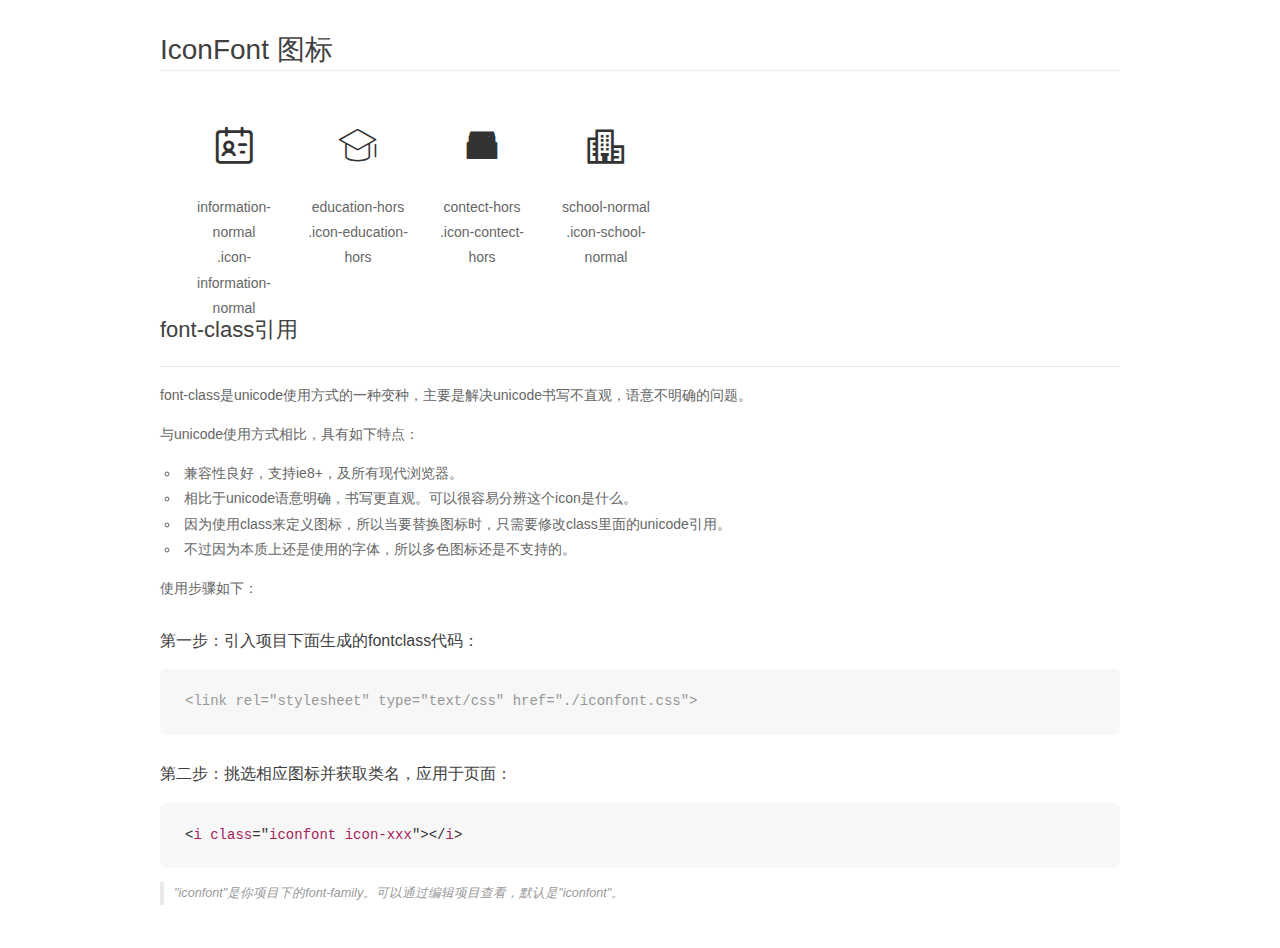
<file: fonts/demo_fontclass.html>
<!DOCTYPE html>
<html>
<head>
    <meta charset="utf-8"/>
    <title>IconFont</title>
    <link rel="stylesheet" href="demo.css">
    <link rel="stylesheet" href="iconfont.css">
</head>
<body>
    <div class="main markdown">
        <h1>IconFont 图标</h1>
        <ul class="icon_lists clear">
            
                <li>
                <i class="icon iconfont icon-information-normal"></i>
                    <div class="name">information-normal</div>
                    <div class="fontclass">.icon-information-normal</div>
                </li>
            
                <li>
                <i class="icon iconfont icon-education-hors"></i>
                    <div class="name">education-hors</div>
                    <div class="fontclass">.icon-education-hors</div>
                </li>
            
                <li>
                <i class="icon iconfont icon-contect-hors"></i>
                    <div class="name">contect-hors</div>
                    <div class="fontclass">.icon-contect-hors</div>
                </li>
            
                <li>
                <i class="icon iconfont icon-school-normal"></i>
                    <div class="name">school-normal</div>
                    <div class="fontclass">.icon-school-normal</div>
                </li>
            
        </ul>

        <h2 id="font-class-">font-class引用</h2>
        <hr>

        <p>font-class是unicode使用方式的一种变种，主要是解决unicode书写不直观，语意不明确的问题。</p>
        <p>与unicode使用方式相比，具有如下特点：</p>
        <ul>
        <li>兼容性良好，支持ie8+，及所有现代浏览器。</li>
        <li>相比于unicode语意明确，书写更直观。可以很容易分辨这个icon是什么。</li>
        <li>因为使用class来定义图标，所以当要替换图标时，只需要修改class里面的unicode引用。</li>
        <li>不过因为本质上还是使用的字体，所以多色图标还是不支持的。</li>
        </ul>
        <p>使用步骤如下：</p>
        <h3 id="-fontclass-">第一步：引入项目下面生成的fontclass代码：</h3>


        <pre><code class="lang-js hljs javascript"><span class="hljs-comment">&lt;link rel="stylesheet" type="text/css" href="./iconfont.css"&gt;</span></code></pre>
        <h3 id="-">第二步：挑选相应图标并获取类名，应用于页面：</h3>
        <pre><code class="lang-css hljs">&lt;<span class="hljs-selector-tag">i</span> <span class="hljs-selector-tag">class</span>="<span class="hljs-selector-tag">iconfont</span> <span class="hljs-selector-tag">icon-xxx</span>"&gt;&lt;/<span class="hljs-selector-tag">i</span>&gt;</code></pre>
        <blockquote>
        <p>"iconfont"是你项目下的font-family。可以通过编辑项目查看，默认是"iconfont"。</p>
        </blockquote>
    </div>
</body>
</html>
</file>
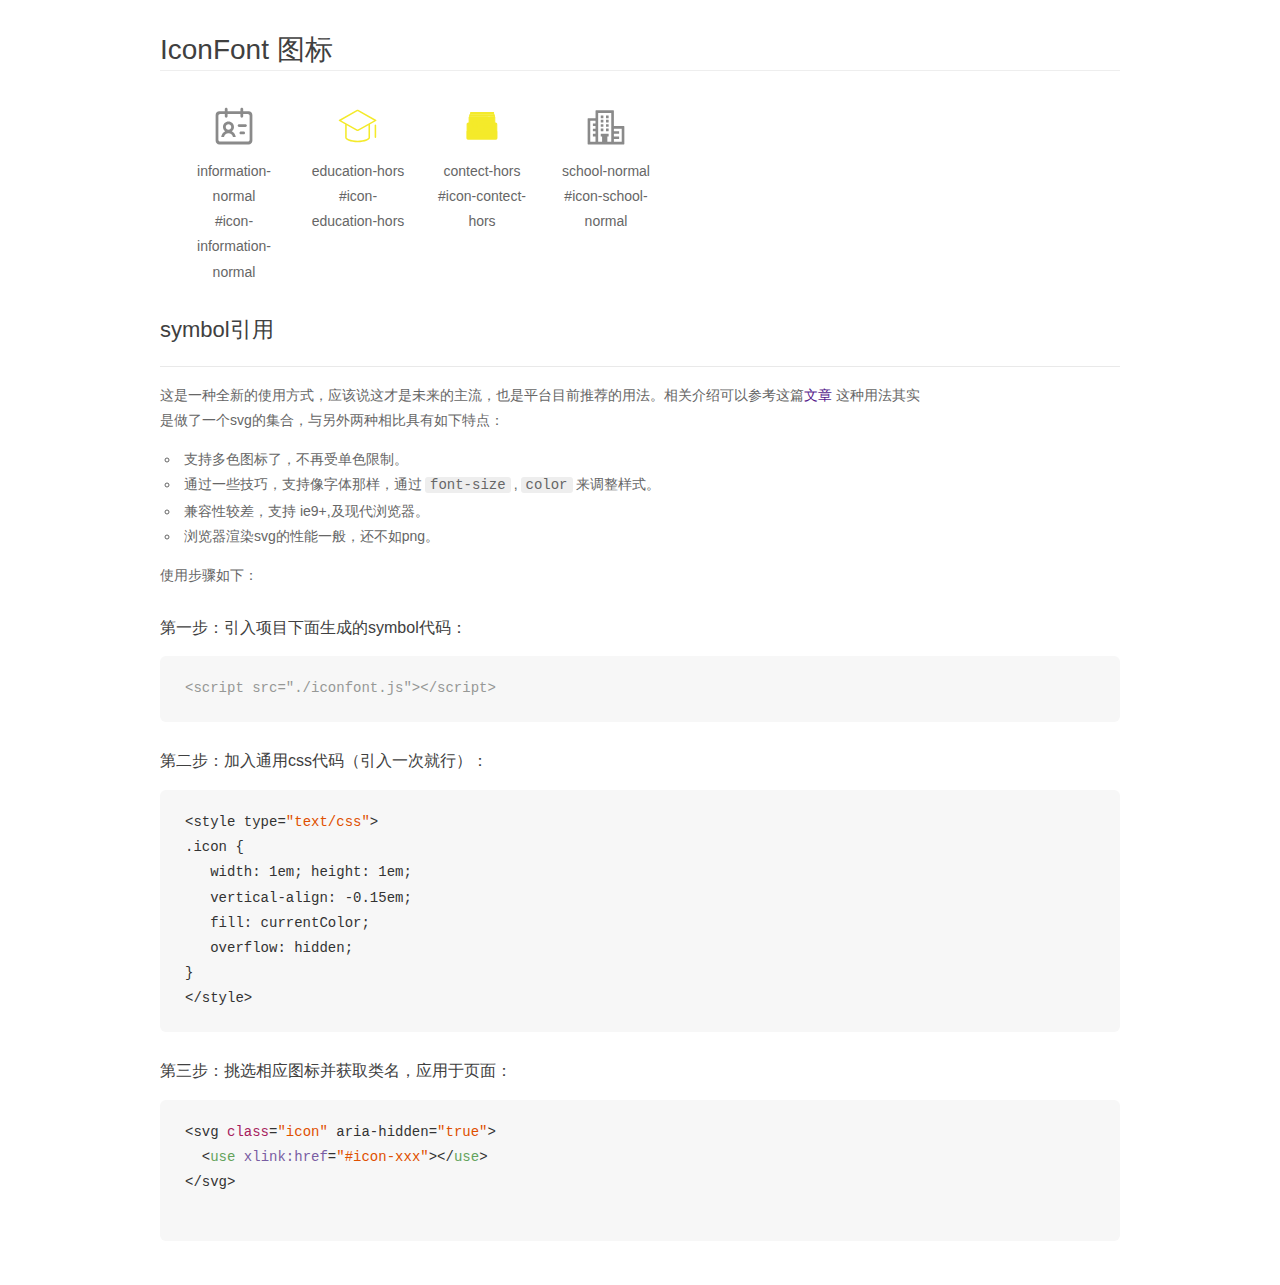
<file: fonts/demo_symbol.html>
<!DOCTYPE html>
<html>
<head>
    <meta charset="utf-8"/>
    <title>IconFont</title>
    <link rel="stylesheet" href="demo.css">
    <script src="iconfont.js"></script>

    <style type="text/css">
        .icon {
          /* 通过设置 font-size 来改变图标大小 */
          width: 1em; height: 1em;
          /* 图标和文字相邻时，垂直对齐 */
          vertical-align: -0.15em;
          /* 通过设置 color 来改变 SVG 的颜色/fill */
          fill: currentColor;
          /* path 和 stroke 溢出 viewBox 部分在 IE 下会显示
             normalize.css 中也包含这行 */
          overflow: hidden;
        }

    </style>
</head>
<body>
    <div class="main markdown">
        <h1>IconFont 图标</h1>
        <ul class="icon_lists clear">
            
                <li>
                    <svg class="icon" aria-hidden="true">
                        <use xlink:href="#icon-information-normal"></use>
                    </svg>
                    <div class="name">information-normal</div>
                    <div class="fontclass">#icon-information-normal</div>
                </li>
            
                <li>
                    <svg class="icon" aria-hidden="true">
                        <use xlink:href="#icon-education-hors"></use>
                    </svg>
                    <div class="name">education-hors</div>
                    <div class="fontclass">#icon-education-hors</div>
                </li>
            
                <li>
                    <svg class="icon" aria-hidden="true">
                        <use xlink:href="#icon-contect-hors"></use>
                    </svg>
                    <div class="name">contect-hors</div>
                    <div class="fontclass">#icon-contect-hors</div>
                </li>
            
                <li>
                    <svg class="icon" aria-hidden="true">
                        <use xlink:href="#icon-school-normal"></use>
                    </svg>
                    <div class="name">school-normal</div>
                    <div class="fontclass">#icon-school-normal</div>
                </li>
            
        </ul>


        <h2 id="symbol-">symbol引用</h2>
        <hr>

        <p>这是一种全新的使用方式，应该说这才是未来的主流，也是平台目前推荐的用法。相关介绍可以参考这篇<a href="">文章</a>
        这种用法其实是做了一个svg的集合，与另外两种相比具有如下特点：</p>
        <ul>
          <li>支持多色图标了，不再受单色限制。</li>
          <li>通过一些技巧，支持像字体那样，通过<code>font-size</code>,<code>color</code>来调整样式。</li>
          <li>兼容性较差，支持 ie9+,及现代浏览器。</li>
          <li>浏览器渲染svg的性能一般，还不如png。</li>
        </ul>
        <p>使用步骤如下：</p>
        <h3 id="-symbol-">第一步：引入项目下面生成的symbol代码：</h3>
        <pre><code class="lang-js hljs javascript"><span class="hljs-comment">&lt;script src="./iconfont.js"&gt;&lt;/script&gt;</span></code></pre>
        <h3 id="-css-">第二步：加入通用css代码（引入一次就行）：</h3>
        <pre><code class="lang-js hljs javascript">&lt;style type=<span class="hljs-string">"text/css"</span>&gt;
.icon {
   width: <span class="hljs-number">1</span>em; height: <span class="hljs-number">1</span>em;
   vertical-align: <span class="hljs-number">-0.15</span>em;
   fill: currentColor;
   overflow: hidden;
}
&lt;<span class="hljs-regexp">/style&gt;</span></code></pre>
        <h3 id="-">第三步：挑选相应图标并获取类名，应用于页面：</h3>
        <pre><code class="lang-js hljs javascript">&lt;svg <span class="hljs-class"><span class="hljs-keyword">class</span></span>=<span class="hljs-string">"icon"</span> aria-hidden=<span class="hljs-string">"true"</span>&gt;<span class="xml"><span class="hljs-tag">
  &lt;<span class="hljs-name">use</span> <span class="hljs-attr">xlink:href</span>=<span class="hljs-string">"#icon-xxx"</span>&gt;</span><span class="hljs-tag">&lt;/<span class="hljs-name">use</span>&gt;</span>
</span>&lt;<span class="hljs-regexp">/svg&gt;
        </span></code></pre>
    </div>
</body>
</html>
</file>
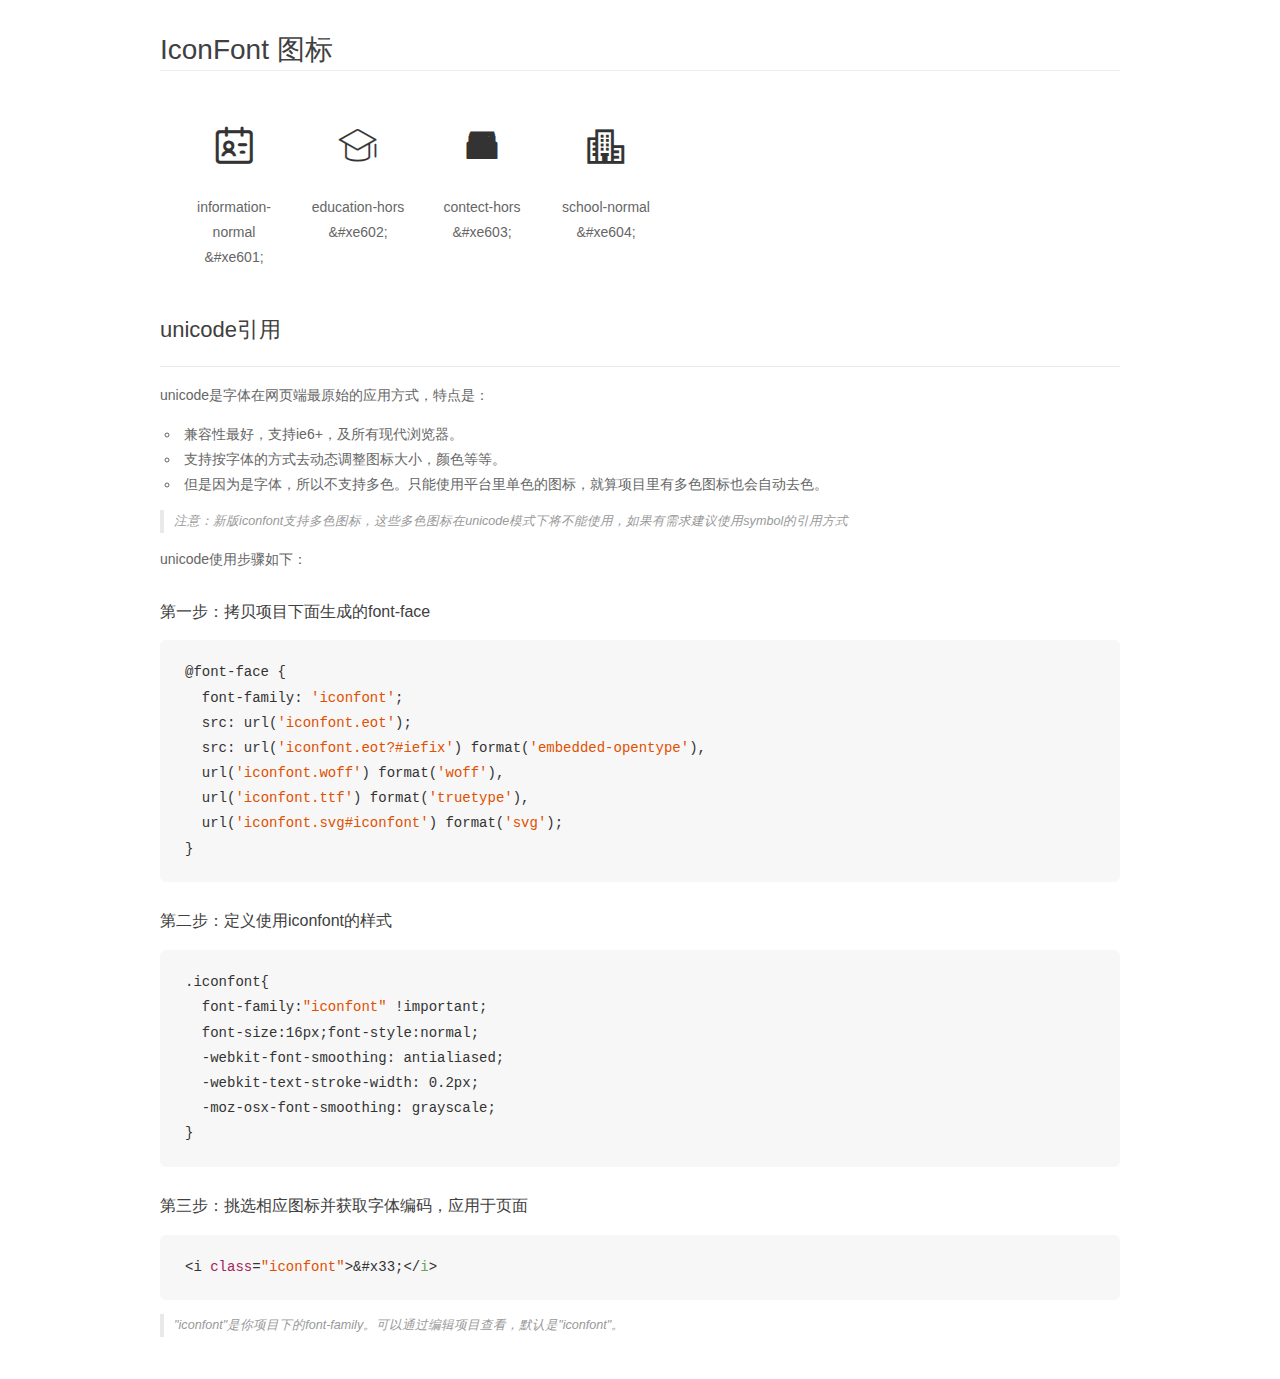
<file: fonts/demo_unicode.html>
<!DOCTYPE html>
<html>
<head>
    <meta charset="utf-8"/>
    <title>IconFont</title>
    <link rel="stylesheet" href="demo.css">

    <style type="text/css">

        @font-face {font-family: "iconfont";
          src: url('iconfont.eot'); /* IE9*/
          src: url('iconfont.eot#iefix') format('embedded-opentype'), /* IE6-IE8 */
          url('iconfont.woff') format('woff'), /* chrome, firefox */
          url('iconfont.ttf') format('truetype'), /* chrome, firefox, opera, Safari, Android, iOS 4.2+*/
          url('iconfont.svg#iconfont') format('svg'); /* iOS 4.1- */
        }

        .iconfont {
          font-family:"iconfont" !important;
          font-size:16px;
          font-style:normal;
          -webkit-font-smoothing: antialiased;
          -webkit-text-stroke-width: 0.2px;
          -moz-osx-font-smoothing: grayscale;
        }

    </style>
</head>
<body>
    <div class="main markdown">
        <h1>IconFont 图标</h1>
        <ul class="icon_lists clear">
            
                <li>
                <i class="icon iconfont">&#xe601;</i>
                    <div class="name">information-normal</div>
                    <div class="code">&amp;#xe601;</div>
                </li>
            
                <li>
                <i class="icon iconfont">&#xe602;</i>
                    <div class="name">education-hors</div>
                    <div class="code">&amp;#xe602;</div>
                </li>
            
                <li>
                <i class="icon iconfont">&#xe603;</i>
                    <div class="name">contect-hors</div>
                    <div class="code">&amp;#xe603;</div>
                </li>
            
                <li>
                <i class="icon iconfont">&#xe604;</i>
                    <div class="name">school-normal</div>
                    <div class="code">&amp;#xe604;</div>
                </li>
            
        </ul>
        <h2 id="unicode-">unicode引用</h2>
        <hr>

        <p>unicode是字体在网页端最原始的应用方式，特点是：</p>
        <ul>
        <li>兼容性最好，支持ie6+，及所有现代浏览器。</li>
        <li>支持按字体的方式去动态调整图标大小，颜色等等。</li>
        <li>但是因为是字体，所以不支持多色。只能使用平台里单色的图标，就算项目里有多色图标也会自动去色。</li>
        </ul>
        <blockquote>
        <p>注意：新版iconfont支持多色图标，这些多色图标在unicode模式下将不能使用，如果有需求建议使用symbol的引用方式</p>
        </blockquote>
        <p>unicode使用步骤如下：</p>
        <h3 id="-font-face">第一步：拷贝项目下面生成的font-face</h3>
        <pre><code class="lang-js hljs javascript">@font-face {
  font-family: <span class="hljs-string">'iconfont'</span>;
  src: url(<span class="hljs-string">'iconfont.eot'</span>);
  src: url(<span class="hljs-string">'iconfont.eot?#iefix'</span>) format(<span class="hljs-string">'embedded-opentype'</span>),
  url(<span class="hljs-string">'iconfont.woff'</span>) format(<span class="hljs-string">'woff'</span>),
  url(<span class="hljs-string">'iconfont.ttf'</span>) format(<span class="hljs-string">'truetype'</span>),
  url(<span class="hljs-string">'iconfont.svg#iconfont'</span>) format(<span class="hljs-string">'svg'</span>);
}
</code></pre>
        <h3 id="-iconfont-">第二步：定义使用iconfont的样式</h3>
        <pre><code class="lang-js hljs javascript">.iconfont{
  font-family:<span class="hljs-string">"iconfont"</span> !important;
  font-size:<span class="hljs-number">16</span>px;font-style:normal;
  -webkit-font-smoothing: antialiased;
  -webkit-text-stroke-width: <span class="hljs-number">0.2</span>px;
  -moz-osx-font-smoothing: grayscale;
}
</code></pre>
        <h3 id="-">第三步：挑选相应图标并获取字体编码，应用于页面</h3>
        <pre><code class="lang-js hljs javascript">&lt;i <span class="hljs-class"><span class="hljs-keyword">class</span></span>=<span class="hljs-string">"iconfont"</span>&gt;&amp;#x33;<span class="xml"><span class="hljs-tag">&lt;/<span class="hljs-name">i</span>&gt;</span></span></code></pre>

        <blockquote>
        <p>"iconfont"是你项目下的font-family。可以通过编辑项目查看，默认是"iconfont"。</p>
        </blockquote>
    </div>


</body>
</html>
</file>
<file: fonts/iconfont.css>
@font-face {font-family: "iconfont";
  src: url('iconfont.eot?t=1542865137532'); /* IE9*/
  src: url('iconfont.eot?t=1542865137532#iefix') format('embedded-opentype'), /* IE6-IE8 */
  url('[data-uri]') format('woff'),
  url('iconfont.ttf?t=1542865137532') format('truetype'), /* chrome, firefox, opera, Safari, Android, iOS 4.2+*/
  url('iconfont.svg?t=1542865137532#iconfont') format('svg'); /* iOS 4.1- */
}

.iconfont {
  font-family:"iconfont" !important;
  font-size:16px;
  font-style:normal;
  -webkit-font-smoothing: antialiased;
  -moz-osx-font-smoothing: grayscale;
}

.icon-information-normal:before { content: "\e601"; }

.icon-education-hors:before { content: "\e602"; }

.icon-contect-hors:before { content: "\e603"; }

.icon-school-normal:before { content: "\e604"; }
</file>
<file: fonts/demo.css>
*{margin: 0;padding: 0;list-style: none;}
/*
KISSY CSS Reset
理念：1. reset 的目的不是清除浏览器的默认样式，这仅是部分工作。清除和重置是紧密不可分的。
2. reset 的目的不是让默认样式在所有浏览器下一致，而是减少默认样式有可能带来的问题。
3. reset 期望提供一套普适通用的基础样式。但没有银弹，推荐根据具体需求，裁剪和修改后再使用。
特色：1. 适应中文；2. 基于最新主流浏览器。
维护：玉伯<lifesinger@gmail.com>, 正淳<ragecarrier@gmail.com>
 */

/** 清除内外边距 **/
body, h1, h2, h3, h4, h5, h6, hr, p, blockquote, /* structural elements 结构元素 */
dl, dt, dd, ul, ol, li, /* list elements 列表元素 */
pre, /* text formatting elements 文本格式元素 */
form, fieldset, legend, button, input, textarea, /* form elements 表单元素 */
th, td /* table elements 表格元素 */ {
  margin: 0;
  padding: 0;
}

/** 设置默认字体 **/
body,
button, input, select, textarea /* for ie */ {
  font: 12px/1.5 tahoma, arial, \5b8b\4f53, sans-serif;
}
h1, h2, h3, h4, h5, h6 { font-size: 100%; }
address, cite, dfn, em, var { font-style: normal; } /* 将斜体扶正 */
code, kbd, pre, samp { font-family: courier new, courier, monospace; } /* 统一等宽字体 */
small { font-size: 12px; } /* 小于 12px 的中文很难阅读，让 small 正常化 */

/** 重置列表元素 **/
ul, ol { list-style: none; }

/** 重置文本格式元素 **/
a { text-decoration: none; }
a:hover { text-decoration: underline; }


/** 重置表单元素 **/
legend { color: #000; } /* for ie6 */
fieldset, img { border: 0; } /* img 搭车：让链接里的 img 无边框 */
button, input, select, textarea { font-size: 100%; } /* 使得表单元素在 ie 下能继承字体大小 */
/* 注：optgroup 无法扶正 */

/** 重置表格元素 **/
table { border-collapse: collapse; border-spacing: 0; }

/* 清除浮动 */
.ks-clear:after, .clear:after {
  content: '\20';
  display: block;
  height: 0;
  clear: both;
}
.ks-clear, .clear {
  *zoom: 1;
}

.main {
  padding: 30px 100px;
width: 960px;
margin: 0 auto;
}
.main h1{font-size:36px; color:#333; text-align:left;margin-bottom:30px; border-bottom: 1px solid #eee;}

.helps{margin-top:40px;}
.helps pre{
  padding:20px;
  margin:10px 0;
  border:solid 1px #e7e1cd;
  background-color: #fffdef;
  overflow: auto;
}

.icon_lists{
  width: 100% !important;

}

.icon_lists li{
  float:left;
  width: 100px;
  height:180px;
  text-align: center;
  list-style: none !important;
}
.icon_lists .icon{
  font-size: 42px;
  line-height: 100px;
  margin: 10px 0;
  color:#333;
  -webkit-transition: font-size 0.25s ease-out 0s;
  -moz-transition: font-size 0.25s ease-out 0s;
  transition: font-size 0.25s ease-out 0s;

}
.icon_lists .icon:hover{
  font-size: 100px;
}



.markdown {
  color: #666;
  font-size: 14px;
  line-height: 1.8;
}

.highlight {
  line-height: 1.5;
}

.markdown img {
  vertical-align: middle;
  max-width: 100%;
}

.markdown h1 {
  color: #404040;
  font-weight: 500;
  line-height: 40px;
  margin-bottom: 24px;
}

.markdown h2,
.markdown h3,
.markdown h4,
.markdown h5,
.markdown h6 {
  color: #404040;
  margin: 1.6em 0 0.6em 0;
  font-weight: 500;
  clear: both;
}

.markdown h1 {
  font-size: 28px;
}

.markdown h2 {
  font-size: 22px;
}

.markdown h3 {
  font-size: 16px;
}

.markdown h4 {
  font-size: 14px;
}

.markdown h5 {
  font-size: 12px;
}

.markdown h6 {
  font-size: 12px;
}

.markdown hr {
  height: 1px;
  border: 0;
  background: #e9e9e9;
  margin: 16px 0;
  clear: both;
}

.markdown p,
.markdown pre {
  margin: 1em 0;
}

.markdown > p,
.markdown > blockquote,
.markdown > .highlight,
.markdown > ol,
.markdown > ul {
  width: 80%;
}

.markdown ul > li {
  list-style: circle;
}

.markdown > ul li,
.markdown blockquote ul > li {
  margin-left: 20px;
  padding-left: 4px;
}

.markdown > ul li p,
.markdown > ol li p {
  margin: 0.6em 0;
}

.markdown ol > li {
  list-style: decimal;
}

.markdown > ol li,
.markdown blockquote ol > li {
  margin-left: 20px;
  padding-left: 4px;
}

.markdown code {
  margin: 0 3px;
  padding: 0 5px;
  background: #eee;
  border-radius: 3px;
}

.markdown pre {
  border-radius: 6px;
  background: #f7f7f7;
  padding: 20px;
}

.markdown pre code {
  border: none;
  background: #f7f7f7;
  margin: 0;
}

.markdown strong,
.markdown b {
  font-weight: 600;
}

.markdown > table {
  border-collapse: collapse;
  border-spacing: 0px;
  empty-cells: show;
  border: 1px solid #e9e9e9;
  width: 95%;
  margin-bottom: 24px;
}

.markdown > table th {
  white-space: nowrap;
  color: #333;
  font-weight: 600;

}

.markdown > table th,
.markdown > table td {
  border: 1px solid #e9e9e9;
  padding: 8px 16px;
  text-align: left;
}

.markdown > table th {
  background: #F7F7F7;
}

.markdown blockquote {
  font-size: 90%;
  color: #999;
  border-left: 4px solid #e9e9e9;
  padding-left: 0.8em;
  margin: 1em 0;
  font-style: italic;
}

.markdown blockquote p {
  margin: 0;
}

.markdown .anchor {
  opacity: 0;
  transition: opacity 0.3s ease;
  margin-left: 8px;
}

.markdown .waiting {
  color: #ccc;
}

.markdown h1:hover .anchor,
.markdown h2:hover .anchor,
.markdown h3:hover .anchor,
.markdown h4:hover .anchor,
.markdown h5:hover .anchor,
.markdown h6:hover .anchor {
  opacity: 1;
  display: inline-block;
}

.markdown > br,
.markdown > p > br {
  clear: both;
}


.hljs {
  display: block;
  background: white;
  padding: 0.5em;
  color: #333333;
  overflow-x: auto;
}

.hljs-comment,
.hljs-meta {
  color: #969896;
}

.hljs-string,
.hljs-variable,
.hljs-template-variable,
.hljs-strong,
.hljs-emphasis,
.hljs-quote {
  color: #df5000;
}

.hljs-keyword,
.hljs-selector-tag,
.hljs-type {
  color: #a71d5d;
}

.hljs-literal,
.hljs-symbol,
.hljs-bullet,
.hljs-attribute {
  color: #0086b3;
}

.hljs-section,
.hljs-name {
  color: #63a35c;
}

.hljs-tag {
  color: #333333;
}

.hljs-title,
.hljs-attr,
.hljs-selector-id,
.hljs-selector-class,
.hljs-selector-attr,
.hljs-selector-pseudo {
  color: #795da3;
}

.hljs-addition {
  color: #55a532;
  background-color: #eaffea;
}

.hljs-deletion {
  color: #bd2c00;
  background-color: #ffecec;
}

.hljs-link {
  text-decoration: underline;
}

pre{
  background: #fff;
}
</file>
